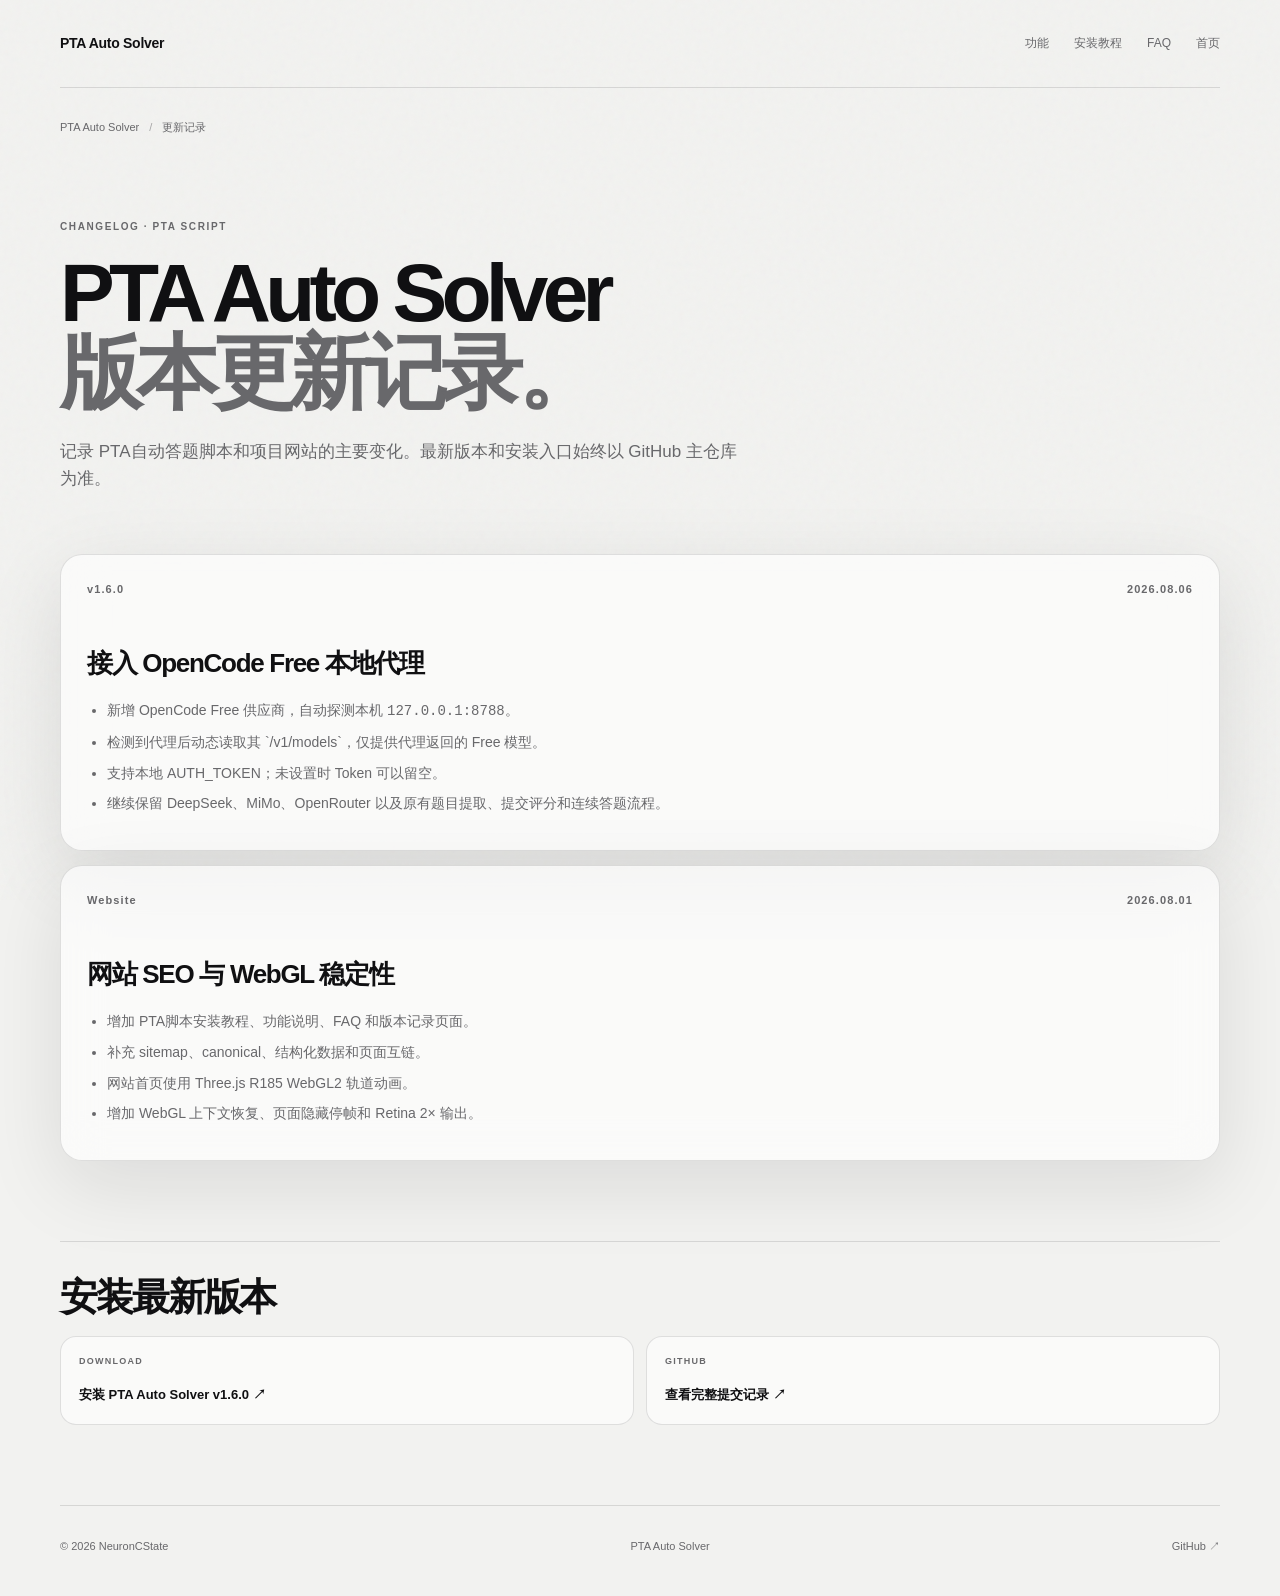
<file: docs/changelog.html>
<!doctype html>
<html lang="zh-CN">
<head>
  <meta charset="utf-8">
  <meta name="viewport" content="width=device-width, initial-scale=1">
  <title>PTA Auto Solver 更新记录｜PTA脚本版本历史</title>
  <meta name="description" content="PTA Auto Solver 更新记录：查看 PTA自动答题脚本 1.6.0 的模型、编程语言、评分闭环、深色模式和 WebGL 网站更新。">
  <meta name="keywords" content="PTA Auto Solver更新, PTA脚本版本, PTA自动答题脚本1.6.0, PTA脚本更新记录">
  <meta name="author" content="NeuronCState">
  <meta name="robots" content="index, follow">
  <meta property="og:type" content="article">
  <meta property="og:locale" content="zh_CN">
  <meta property="og:title" content="PTA Auto Solver 更新记录｜PTA脚本版本历史">
  <meta property="og:description" content="查看 PTA自动答题脚本的版本更新、功能变化和网站更新。">
  <link rel="canonical" href="https://neuroncstate.github.io/PTA-Auto-Solver/changelog.html">
  <link rel="stylesheet" href="styles.css?v=20260801-seo-v2-webgl-r185">
  <script type="application/ld+json">
    {
      "@context": "https://schema.org",
      "@type": "Article",
      "headline": "PTA Auto Solver 更新记录",
      "description": "PTA自动答题脚本版本历史。",
      "dateModified": "2026-08-01",
      "author": { "@type": "Person", "name": "NeuronCState" },
      "mainEntityOfPage": "https://neuroncstate.github.io/PTA-Auto-Solver/changelog.html"
    }
  </script>
</head>
<body class="article-page">
  <div class="page-noise" aria-hidden="true"></div>
  <header class="nav shell"><a class="brand" href="./" aria-label="PTA Auto Solver 首页">PTA Auto Solver</a><nav class="nav-links" aria-label="主导航"><a href="features.html">功能</a><a href="guide.html">安装教程</a><a href="faq.html">FAQ</a><a href="./">首页</a></nav></header>
  <main class="article shell">
    <p class="breadcrumb"><a href="./">PTA Auto Solver</a><span>/</span>更新记录</p>
    <header class="article-hero"><p class="eyebrow">CHANGELOG · PTA SCRIPT</p><h1>PTA Auto Solver<br><em>版本更新记录。</em></h1><p class="article-lede">记录 PTA自动答题脚本和项目网站的主要变化。最新版本和安装入口始终以 GitHub 主仓库为准。</p></header>
    <div class="release-list">
      <article class="release-item glass-card"><div class="release-meta"><span>v1.6.0</span><time datetime="2026-08-06">2026.08.06</time></div><h2>接入 OpenCode Free 本地代理</h2><ul><li>新增 OpenCode Free 供应商，自动探测本机 <code>127.0.0.1:8788</code>。</li><li>检测到代理后动态读取其 `/v1/models`，仅提供代理返回的 Free 模型。</li><li>支持本地 AUTH_TOKEN；未设置时 Token 可以留空。</li><li>继续保留 DeepSeek、MiMo、OpenRouter 以及原有题目提取、提交评分和连续答题流程。</li></ul></article>
      <article class="release-item glass-card"><div class="release-meta"><span>Website</span><time datetime="2026-08-01">2026.08.01</time></div><h2>网站 SEO 与 WebGL 稳定性</h2><ul><li>增加 PTA脚本安装教程、功能说明、FAQ 和版本记录页面。</li><li>补充 sitemap、canonical、结构化数据和页面互链。</li><li>网站首页使用 Three.js R185 WebGL2 轨道动画。</li><li>增加 WebGL 上下文恢复、页面隐藏停帧和 Retina 2× 输出。</li></ul></article>
    </div>
    <section class="article-section article-next"><h2>安装最新版本</h2><div class="article-link-grid"><a href="https://raw.githubusercontent.com/NeuronCState/PTA-Auto-Solver/main/PTA%20Auto%20Solver%20Pro-1.6.0.user.js"><span>DOWNLOAD</span><strong>安装 PTA Auto Solver v1.6.0 ↗</strong></a><a href="https://github.com/NeuronCState/PTA-Auto-Solver/commits/main" target="_blank" rel="noreferrer"><span>GITHUB</span><strong>查看完整提交记录 ↗</strong></a></div></section>
  </main>
  <footer class="footer shell"><span>© 2026 NeuronCState</span><span>PTA Auto Solver</span><a href="https://github.com/NeuronCState/PTA-Auto-Solver" target="_blank" rel="noreferrer">GitHub ↗</a></footer>
</body>
</html>
</file>
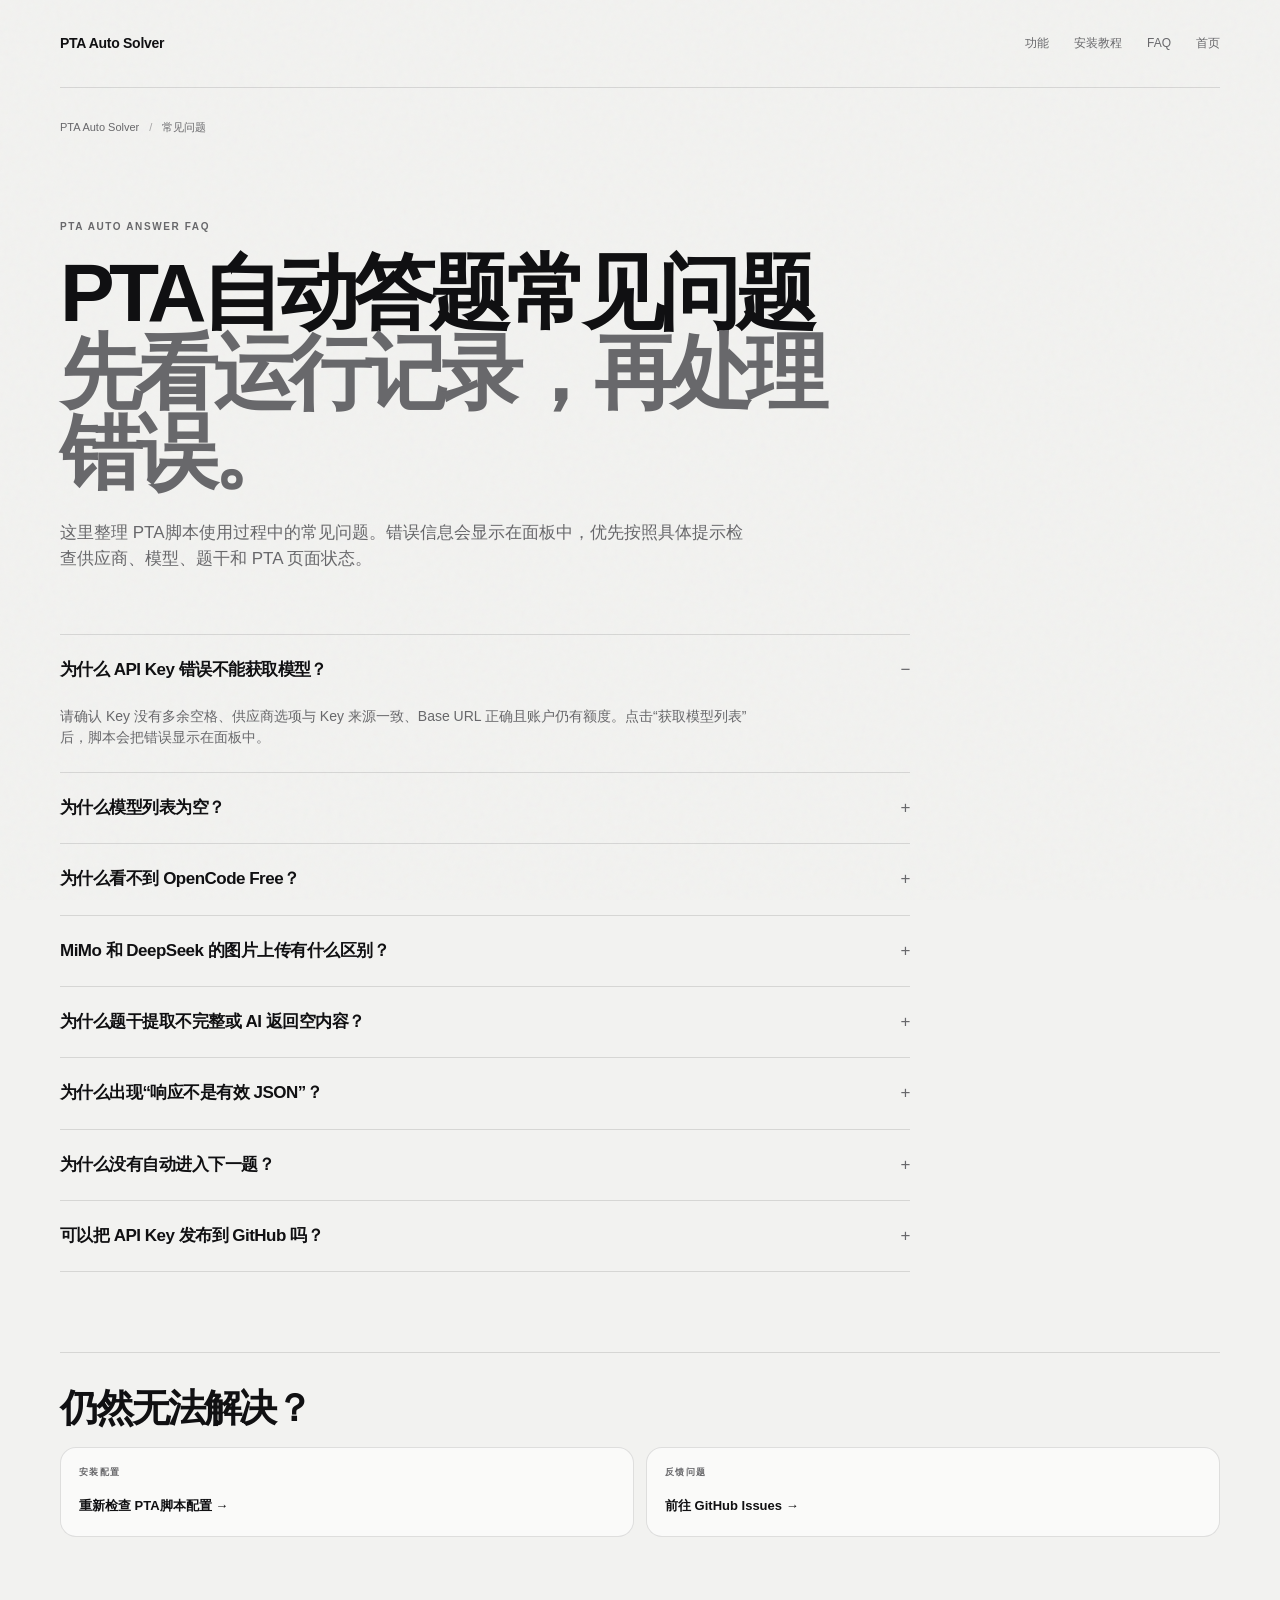
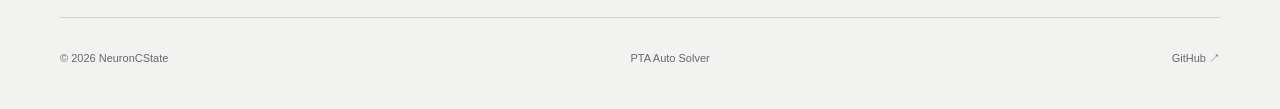
<file: docs/faq.html>
<!doctype html>
<html lang="zh-CN">
<head>
  <meta charset="utf-8">
  <meta name="viewport" content="width=device-width, initial-scale=1">
  <title>PTA自动答题常见问题｜PTA脚本 FAQ - PTA Auto Solver</title>
  <meta name="description" content="PTA自动答题和 PTA脚本常见问题：模型列表为空、API Key 错误、题干提取失败、返回不是有效 JSON、编程语言选择和评分重试。">
  <meta name="keywords" content="PTA自动答题常见问题, PTA脚本FAQ, PTA Key错误, PTA题干提取, PTA模型列表, PTA返回JSON错误">
  <meta name="author" content="NeuronCState">
  <meta name="robots" content="index, follow">
  <meta property="og:type" content="article">
  <meta property="og:locale" content="zh_CN">
  <meta property="og:title" content="PTA自动答题常见问题｜PTA脚本 FAQ">
  <meta property="og:description" content="解决 PTA Auto Solver 配置、模型、题干、JSON 和评分流程中的常见问题。">
  <link rel="canonical" href="https://neuroncstate.github.io/PTA-Auto-Solver/faq.html">
  <link rel="stylesheet" href="styles.css?v=20260801-seo-v2-webgl-r185">
  <script type="application/ld+json">
    {
      "@context": "https://schema.org",
      "@type": "FAQPage",
      "name": "PTA自动答题常见问题",
      "url": "https://neuroncstate.github.io/PTA-Auto-Solver/faq.html",
      "inLanguage": "zh-CN",
      "mainEntity": [
        { "@type": "Question", "name": "为什么 API Key 无法使用？", "acceptedAnswer": { "@type": "Answer", "text": "请确认供应商、Base URL 和 API Key 匹配，并使用获取模型列表按钮验证。错误信息会显示在脚本面板内。" } },
        { "@type": "Question", "name": "为什么模型列表为空？", "acceptedAnswer": { "@type": "Answer", "text": "请检查网络、Key 权限和供应商地址；模型列表来自供应商接口，不是脚本固定写入。" } },
        { "@type": "Question", "name": "为什么 AI 返回不是有效 JSON？", "acceptedAnswer": { "@type": "Answer", "text": "通常是模型只返回推理内容、响应格式不符合要求或 token 预算不足。请检查模型能力和运行记录。" } },
        { "@type": "Question", "name": "为什么没有自动进入下一题？", "acceptedAnswer": { "@type": "Answer", "text": "连续答题开启时，脚本会等待本题满分；未满分最多重答一次，仍未满分则停止进入下一题。" } }
      ]
    }
  </script>
</head>
<body class="article-page">
  <div class="page-noise" aria-hidden="true"></div>
  <header class="nav shell"><a class="brand" href="./" aria-label="PTA Auto Solver 首页">PTA Auto Solver</a><nav class="nav-links" aria-label="主导航"><a href="features.html">功能</a><a href="guide.html">安装教程</a><a href="faq.html" aria-current="page">FAQ</a><a href="./">首页</a></nav></header>
  <main class="article shell">
    <p class="breadcrumb"><a href="./">PTA Auto Solver</a><span>/</span>常见问题</p>
    <header class="article-hero"><p class="eyebrow">PTA AUTO ANSWER FAQ</p><h1>PTA自动答题常见问题<br><em>先看运行记录，再处理错误。</em></h1><p class="article-lede">这里整理 PTA脚本使用过程中的常见问题。错误信息会显示在面板中，优先按照具体提示检查供应商、模型、题干和 PTA 页面状态。</p></header>
    <div class="faq-list">
      <details open><summary>为什么 API Key 错误不能获取模型？</summary><p>请确认 Key 没有多余空格、供应商选项与 Key 来源一致、Base URL 正确且账户仍有额度。点击“获取模型列表”后，脚本会把错误显示在面板中。</p></details>
      <details><summary>为什么模型列表为空？</summary><p>模型列表来自供应商的模型接口，不是脚本固定写死。检查网络连接、API Key 权限、供应商地址和接口是否兼容 OpenAI 风格模型列表。</p></details>
      <details><summary>为什么看不到 OpenCode Free？</summary><p>脚本会自动检测 <code>127.0.0.1:8788/health</code>。请先启动 OpenCode Free 本地代理，并确认端口没有被其他程序占用；启动后脚本会自动重试检测。</p></details>
      <details><summary>MiMo 和 DeepSeek 的图片上传有什么区别？</summary><p>MiMo 默认开启图片输入能力，DeepSeek 默认关闭。实际是否可用还取决于你选择的具体模型是否支持视觉输入。</p></details>
      <details><summary>为什么题干提取不完整或 AI 返回空内容？</summary><p>先检查当前是否位于真实 PTA 题目页面，再查看运行记录中的“提取题干”内容。若模型只返回推理内容，可能需要提高 token 预算或换用支持结构化输出的模型。</p></details>
      <details><summary>为什么出现“响应不是有效 JSON”？</summary><p>可能是模型没有按照提示词返回 JSON、模型的推理内容占满预算，或供应商对响应格式支持不一致。建议先提高 token 预算、换模型，并检查实际响应记录。</p></details>
      <details><summary>为什么没有自动进入下一题？</summary><p>连续答题模式下，只有当前题得分达到满分才会点击下一题。未满分时脚本最多重新作答一次；第二次仍未满分时会停止，避免无限提交。</p></details>
      <details><summary>可以把 API Key 发布到 GitHub 吗？</summary><p>不可以。API Key 只能填写在本地脚本配置中，不能提交到代码、截图、Issue 或 README。若 Key 已经泄露，请立即在供应商后台撤销并重新生成。</p></details>
    </div>
    <section class="article-section article-next"><h2>仍然无法解决？</h2><div class="article-link-grid"><a href="guide.html"><span>安装配置</span><strong>重新检查 PTA脚本配置 →</strong></a><a href="https://github.com/NeuronCState/PTA-Auto-Solver/issues" target="_blank" rel="noreferrer"><span>反馈问题</span><strong>前往 GitHub Issues →</strong></a></div></section>
  </main>
  <footer class="footer shell"><span>© 2026 NeuronCState</span><span>PTA Auto Solver</span><a href="https://github.com/NeuronCState/PTA-Auto-Solver" target="_blank" rel="noreferrer">GitHub ↗</a></footer>
</body>
</html>
</file>
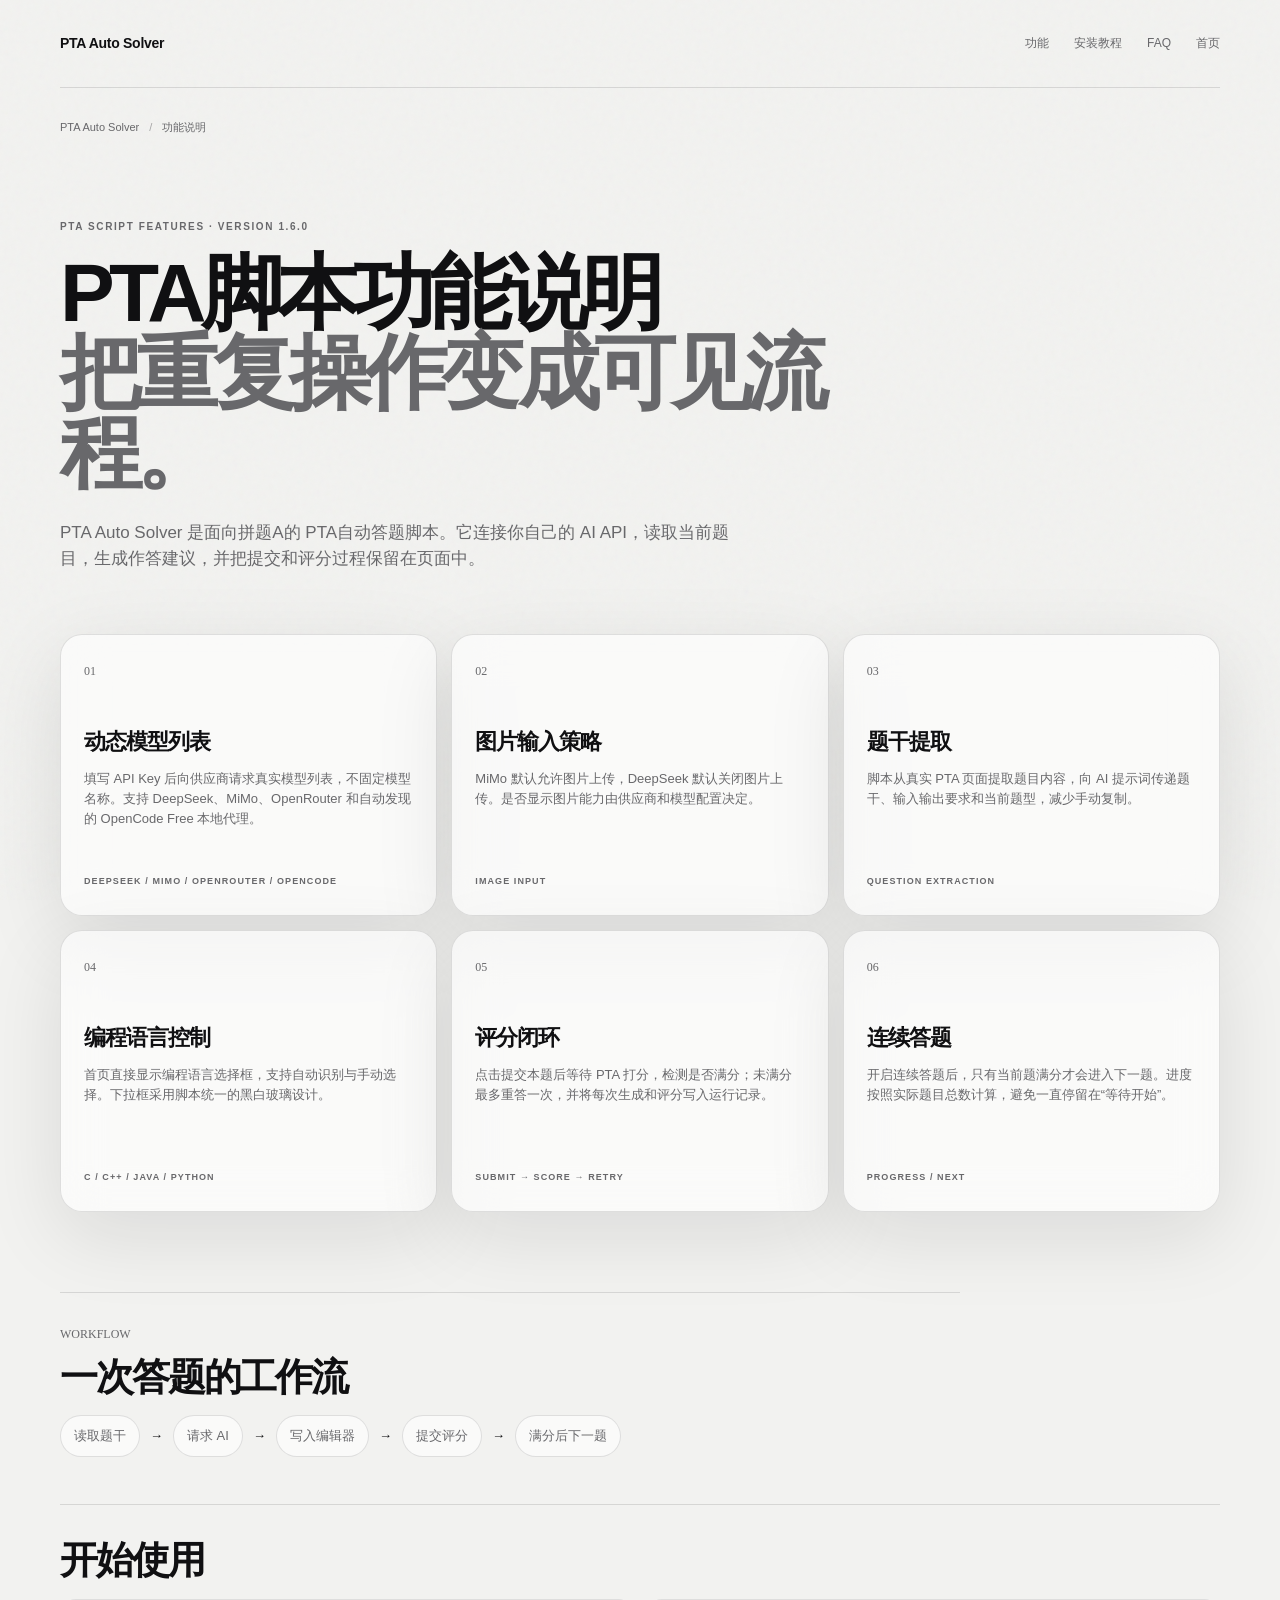
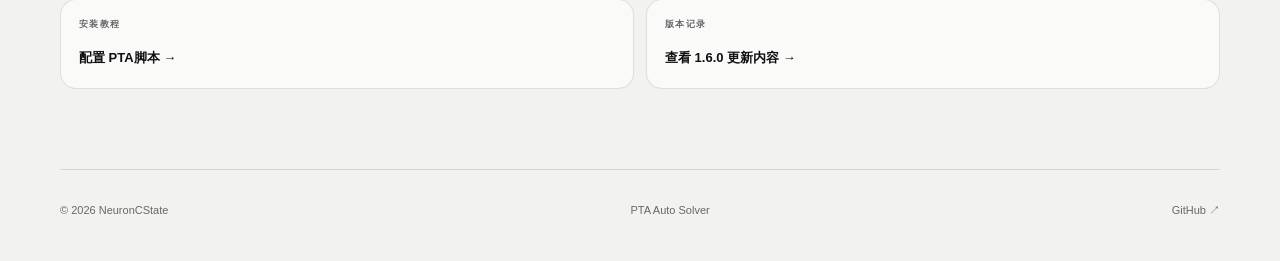
<file: docs/features.html>
<!doctype html>
<html lang="zh-CN">
<head>
  <meta charset="utf-8">
  <meta name="viewport" content="width=device-width, initial-scale=1">
  <title>PTA脚本功能说明｜PTA自动答题工具 1.6.0 - PTA Auto Solver</title>
  <meta name="description" content="PTA脚本功能说明：PTA Auto Solver 支持动态模型列表、DeepSeek、MiMo、OpenRouter、编程语言选择、题干提取、代码写入、评分检测和连续答题。">
  <meta name="keywords" content="PTA脚本功能, PTA自动答题功能, PTA自动刷题脚本, OpenRouter PTA, DeepSeek PTA脚本, MiMo PTA">
  <meta name="author" content="NeuronCState">
  <meta name="robots" content="index, follow">
  <meta property="og:type" content="article">
  <meta property="og:locale" content="zh_CN">
  <meta property="og:title" content="PTA脚本功能说明｜PTA Auto Solver 1.6.0">
  <meta property="og:description" content="了解 PTA Auto Solver 的动态模型、题干提取、代码写入和评分闭环。">
  <link rel="canonical" href="https://neuroncstate.github.io/PTA-Auto-Solver/features.html">
  <link rel="stylesheet" href="styles.css?v=20260801-seo-v2-webgl-r185">
  <script type="application/ld+json">
    {
      "@context": "https://schema.org",
      "@type": "WebPage",
      "name": "PTA脚本功能说明",
      "description": "PTA Auto Solver 1.6.0 功能说明。",
      "inLanguage": "zh-CN",
      "url": "https://neuroncstate.github.io/PTA-Auto-Solver/features.html",
      "isPartOf": { "@type": "WebSite", "name": "PTA Auto Solver", "url": "https://neuroncstate.github.io/PTA-Auto-Solver/" }
    }
  </script>
</head>
<body class="article-page">
  <div class="page-noise" aria-hidden="true"></div>
  <header class="nav shell"><a class="brand" href="./" aria-label="PTA Auto Solver 首页">PTA Auto Solver</a><nav class="nav-links" aria-label="主导航"><a href="features.html" aria-current="page">功能</a><a href="guide.html">安装教程</a><a href="faq.html">FAQ</a><a href="./">首页</a></nav></header>
  <main class="article shell">
    <p class="breadcrumb"><a href="./">PTA Auto Solver</a><span>/</span>功能说明</p>
    <header class="article-hero"><p class="eyebrow">PTA SCRIPT FEATURES · VERSION 1.6.0</p><h1>PTA脚本功能说明<br><em>把重复操作变成可见流程。</em></h1><p class="article-lede">PTA Auto Solver 是面向拼题A的 PTA自动答题脚本。它连接你自己的 AI API，读取当前题目，生成作答建议，并把提交和评分过程保留在页面中。</p></header>
    <div class="feature-detail-grid">
      <article class="detail-card glass-card"><span class="feature-index">01</span><h2>动态模型列表</h2><p>填写 API Key 后向供应商请求真实模型列表，不固定模型名称。支持 DeepSeek、MiMo、OpenRouter 和自动发现的 OpenCode Free 本地代理。</p><span class="feature-tag">DEEPSEEK / MIMO / OPENROUTER / OPENCODE</span></article>
      <article class="detail-card glass-card"><span class="feature-index">02</span><h2>图片输入策略</h2><p>MiMo 默认允许图片上传，DeepSeek 默认关闭图片上传。是否显示图片能力由供应商和模型配置决定。</p><span class="feature-tag">IMAGE INPUT</span></article>
      <article class="detail-card glass-card"><span class="feature-index">03</span><h2>题干提取</h2><p>脚本从真实 PTA 页面提取题目内容，向 AI 提示词传递题干、输入输出要求和当前题型，减少手动复制。</p><span class="feature-tag">QUESTION EXTRACTION</span></article>
      <article class="detail-card glass-card"><span class="feature-index">04</span><h2>编程语言控制</h2><p>首页直接显示编程语言选择框，支持自动识别与手动选择。下拉框采用脚本统一的黑白玻璃设计。</p><span class="feature-tag">C / C++ / JAVA / PYTHON</span></article>
      <article class="detail-card glass-card"><span class="feature-index">05</span><h2>评分闭环</h2><p>点击提交本题后等待 PTA 打分，检测是否满分；未满分最多重答一次，并将每次生成和评分写入运行记录。</p><span class="feature-tag">SUBMIT → SCORE → RETRY</span></article>
      <article class="detail-card glass-card"><span class="feature-index">06</span><h2>连续答题</h2><p>开启连续答题后，只有当前题满分才会进入下一题。进度按照实际题目总数计算，避免一直停留在“等待开始”。</p><span class="feature-tag">PROGRESS / NEXT</span></article>
    </div>
    <section class="article-section article-wide"><span class="article-index">WORKFLOW</span><h2>一次答题的工作流</h2><div class="workflow"><span>读取题干</span><b>→</b><span>请求 AI</span><b>→</b><span>写入编辑器</span><b>→</b><span>提交评分</span><b>→</b><span>满分后下一题</span></div></section>
    <section class="article-section article-next"><h2>开始使用</h2><div class="article-link-grid"><a href="guide.html"><span>安装教程</span><strong>配置 PTA脚本 →</strong></a><a href="changelog.html"><span>版本记录</span><strong>查看 1.6.0 更新内容 →</strong></a></div></section>
  </main>
  <footer class="footer shell"><span>© 2026 NeuronCState</span><span>PTA Auto Solver</span><a href="https://github.com/NeuronCState/PTA-Auto-Solver" target="_blank" rel="noreferrer">GitHub ↗</a></footer>
</body>
</html>
</file>
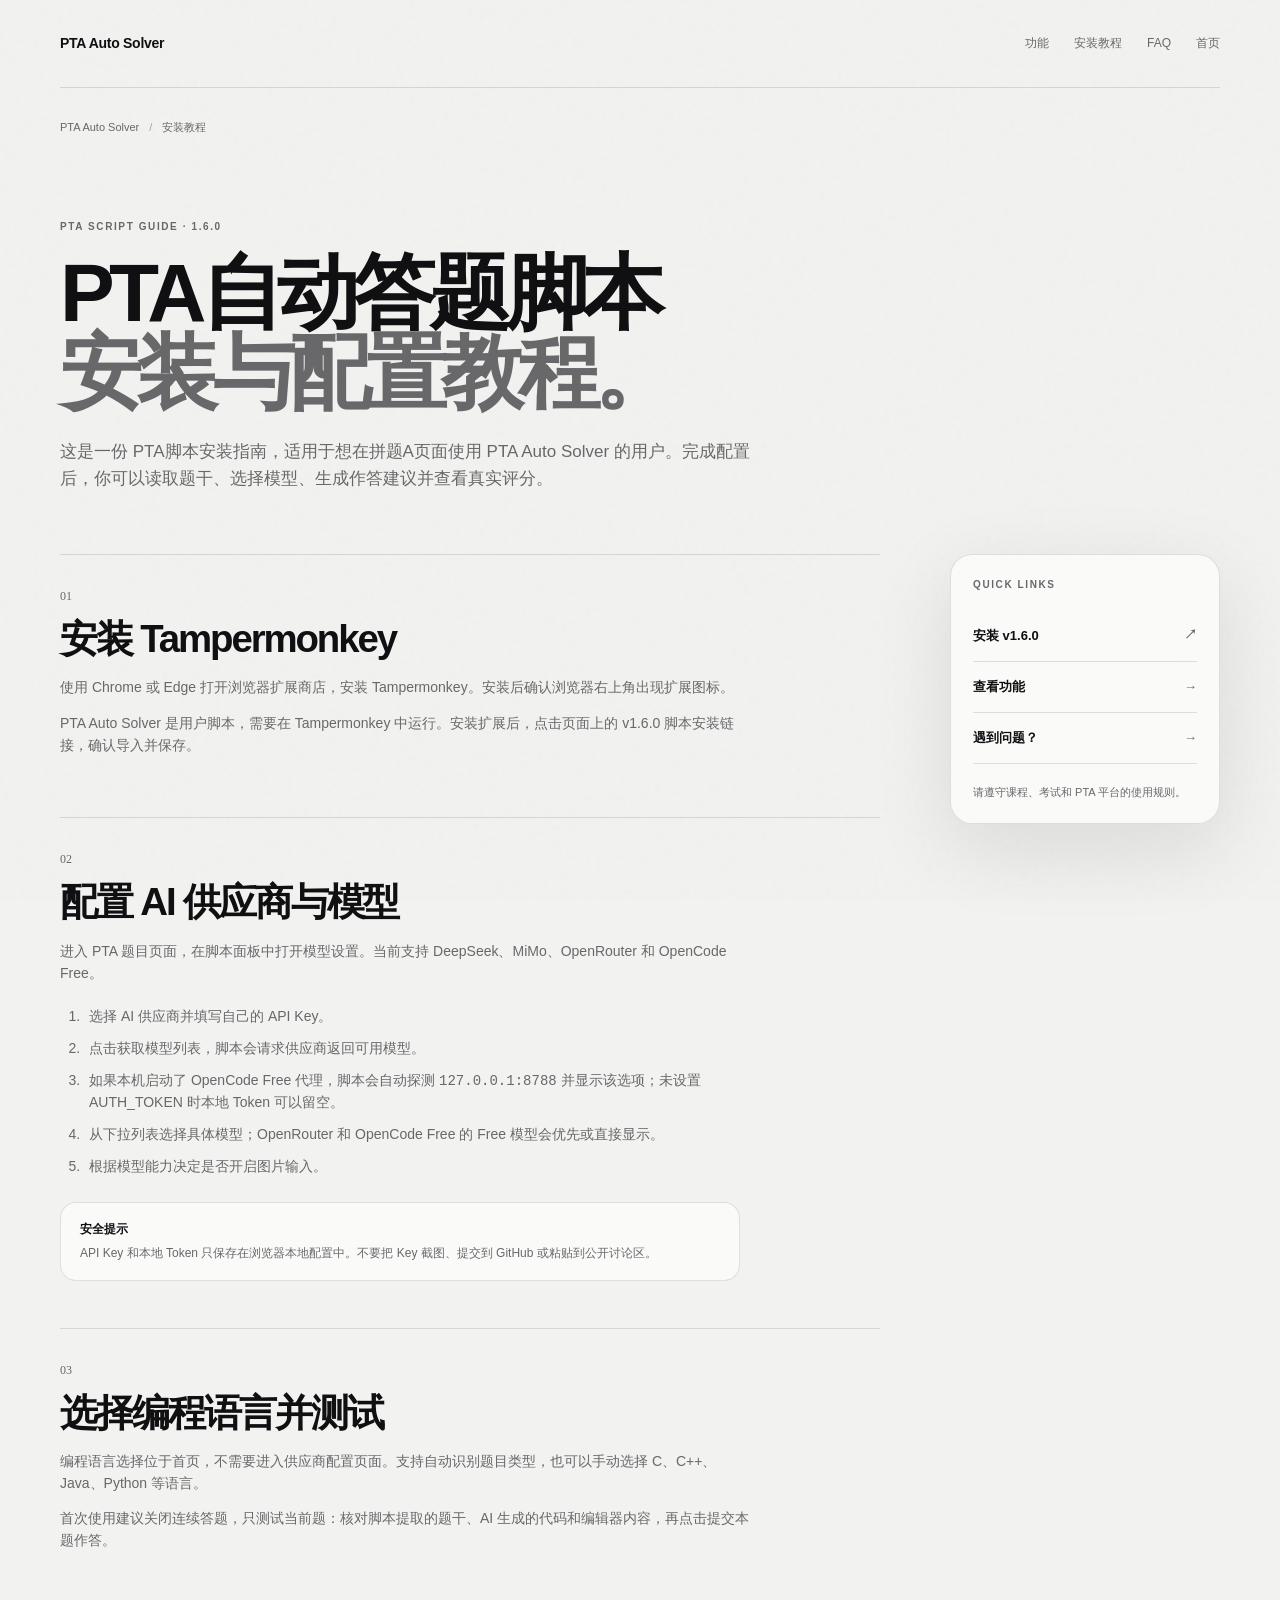
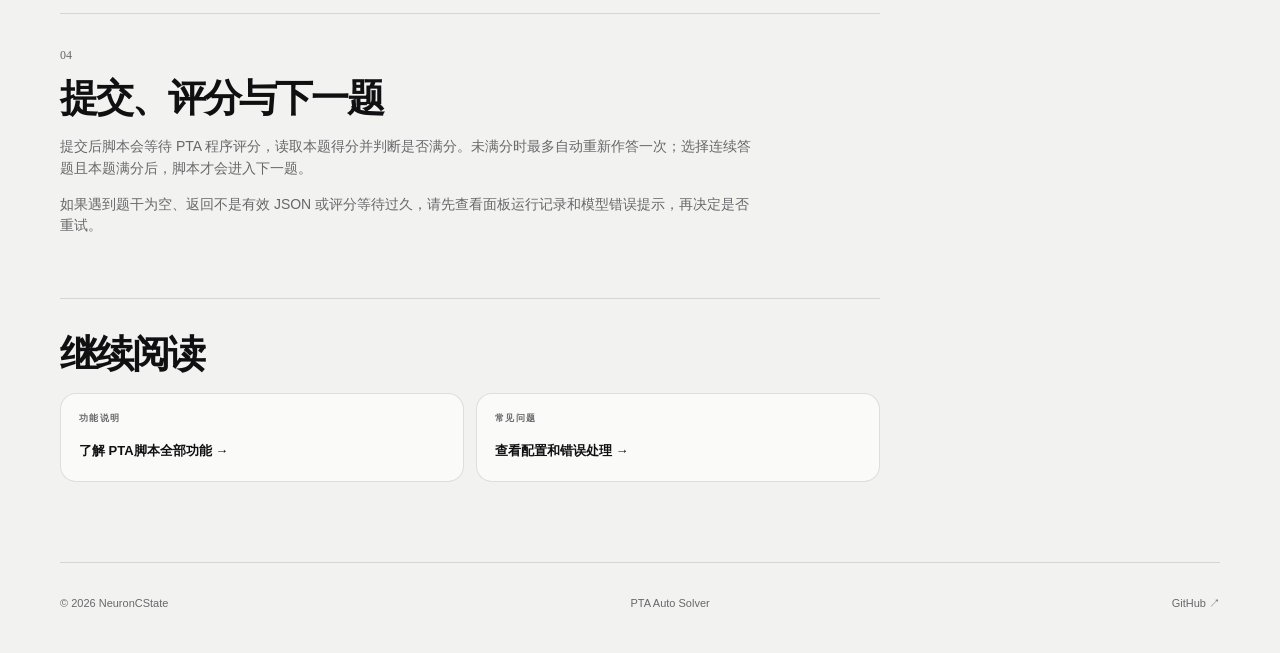
<file: docs/guide.html>
<!doctype html>
<html lang="zh-CN">
<head>
  <meta charset="utf-8">
  <meta name="viewport" content="width=device-width, initial-scale=1">
  <title>PTA自动答题脚本安装教程｜PTA脚本配置指南 - PTA Auto Solver</title>
  <meta name="description" content="PTA自动答题脚本安装教程：安装 Tampermonkey，配置 DeepSeek、MiMo 或 OpenRouter API Key，选择模型和编程语言并完成第一道 PTA 题目测试。">
  <meta name="keywords" content="PTA自动答题脚本安装, PTA脚本教程, 拼题A脚本安装, Tampermonkey PTA, PTA AI答题配置">
  <meta name="author" content="NeuronCState">
  <meta name="robots" content="index, follow">
  <meta property="og:type" content="article">
  <meta property="og:locale" content="zh_CN">
  <meta property="og:title" content="PTA自动答题脚本安装教程｜PTA Auto Solver">
  <meta property="og:description" content="从 Tampermonkey 安装到 API Key、模型和编程语言配置的完整 PTA脚本教程。">
  <link rel="canonical" href="https://neuroncstate.github.io/PTA-Auto-Solver/guide.html">
  <link rel="stylesheet" href="styles.css?v=20260801-seo-v2-webgl-r185">
  <script type="application/ld+json">
    {
      "@context": "https://schema.org",
      "@type": "HowTo",
      "name": "PTA自动答题脚本安装教程",
      "description": "安装和配置 PTA Auto Solver 的步骤。",
      "inLanguage": "zh-CN",
      "url": "https://neuroncstate.github.io/PTA-Auto-Solver/guide.html",
      "author": { "@type": "Person", "name": "NeuronCState" },
      "step": [
        { "@type": "HowToStep", "name": "安装 Tampermonkey", "text": "在 Chrome 或 Edge 安装 Tampermonkey 浏览器扩展。" },
        { "@type": "HowToStep", "name": "导入 PTA Auto Solver", "text": "点击脚本安装链接并保存用户脚本。" },
        { "@type": "HowToStep", "name": "配置 AI 供应商", "text": "在 PTA 页面打开模型设置，填写 API Key 并获取模型列表。" },
        { "@type": "HowToStep", "name": "开始测试", "text": "选择编程语言，核对题干和生成代码，再提交第一道题。" }
      ]
    }
  </script>
</head>
<body class="article-page">
  <div class="page-noise" aria-hidden="true"></div>
  <header class="nav shell">
    <a class="brand" href="./" aria-label="PTA Auto Solver 首页">PTA Auto Solver</a>
    <nav class="nav-links" aria-label="主导航">
      <a href="features.html">功能</a><a href="guide.html" aria-current="page">安装教程</a><a href="faq.html">FAQ</a><a href="./">首页</a>
    </nav>
  </header>
  <main class="article shell">
    <p class="breadcrumb"><a href="./">PTA Auto Solver</a><span>/</span>安装教程</p>
    <header class="article-hero">
      <p class="eyebrow">PTA SCRIPT GUIDE · 1.6.0</p>
      <h1>PTA自动答题脚本<br><em>安装与配置教程。</em></h1>
      <p class="article-lede">这是一份 PTA脚本安装指南，适用于想在拼题A页面使用 PTA Auto Solver 的用户。完成配置后，你可以读取题干、选择模型、生成作答建议并查看真实评分。</p>
    </header>
    <div class="article-layout">
      <article class="article-content">
        <section class="article-section"><span class="article-index">01</span><h2>安装 Tampermonkey</h2><p>使用 Chrome 或 Edge 打开浏览器扩展商店，安装 Tampermonkey。安装后确认浏览器右上角出现扩展图标。</p><p>PTA Auto Solver 是用户脚本，需要在 Tampermonkey 中运行。安装扩展后，点击页面上的<a href="https://raw.githubusercontent.com/NeuronCState/PTA-Auto-Solver/main/PTA%20Auto%20Solver%20Pro-1.6.0.user.js"> v1.6.0 脚本安装链接</a>，确认导入并保存。</p></section>
        <section class="article-section"><span class="article-index">02</span><h2>配置 AI 供应商与模型</h2><p>进入 PTA 题目页面，在脚本面板中打开模型设置。当前支持 DeepSeek、MiMo、OpenRouter 和 OpenCode Free。</p><ol class="article-steps"><li>选择 AI 供应商并填写自己的 API Key。</li><li>点击获取模型列表，脚本会请求供应商返回可用模型。</li><li>如果本机启动了 OpenCode Free 代理，脚本会自动探测 <code>127.0.0.1:8788</code> 并显示该选项；未设置 AUTH_TOKEN 时本地 Token 可以留空。</li><li>从下拉列表选择具体模型；OpenRouter 和 OpenCode Free 的 Free 模型会优先或直接显示。</li><li>根据模型能力决定是否开启图片输入。</li></ol><div class="article-note"><strong>安全提示</strong><p>API Key 和本地 Token 只保存在浏览器本地配置中。不要把 Key 截图、提交到 GitHub 或粘贴到公开讨论区。</p></div></section>
        <section class="article-section"><span class="article-index">03</span><h2>选择编程语言并测试</h2><p>编程语言选择位于首页，不需要进入供应商配置页面。支持自动识别题目类型，也可以手动选择 C、C++、Java、Python 等语言。</p><p>首次使用建议关闭连续答题，只测试当前题：核对脚本提取的题干、AI 生成的代码和编辑器内容，再点击提交本题作答。</p></section>
        <section class="article-section"><span class="article-index">04</span><h2>提交、评分与下一题</h2><p>提交后脚本会等待 PTA 程序评分，读取本题得分并判断是否满分。未满分时最多自动重新作答一次；选择连续答题且本题满分后，脚本才会进入下一题。</p><p>如果遇到题干为空、返回不是有效 JSON 或评分等待过久，请先查看面板运行记录和模型错误提示，再决定是否重试。</p></section>
        <section class="article-section article-next"><h2>继续阅读</h2><div class="article-link-grid"><a href="features.html"><span>功能说明</span><strong>了解 PTA脚本全部功能 →</strong></a><a href="faq.html"><span>常见问题</span><strong>查看配置和错误处理 →</strong></a></div></section>
      </article>
      <aside class="article-aside glass-card"><p class="eyebrow">QUICK LINKS</p><a class="aside-link" href="https://raw.githubusercontent.com/NeuronCState/PTA-Auto-Solver/main/PTA%20Auto%20Solver%20Pro-1.6.0.user.js">安装 v1.6.0 <span>↗</span></a><a class="aside-link" href="features.html">查看功能 <span>→</span></a><a class="aside-link" href="faq.html">遇到问题？<span>→</span></a><p class="aside-caption">请遵守课程、考试和 PTA 平台的使用规则。</p></aside>
    </div>
  </main>
  <footer class="footer shell"><span>© 2026 NeuronCState</span><span>PTA Auto Solver</span><a href="https://github.com/NeuronCState/PTA-Auto-Solver" target="_blank" rel="noreferrer">GitHub ↗</a></footer>
</body>
</html>
</file>
<file: docs/styles.css>
:root { color-scheme: light; --bg:#f2f2f0; --ink:#101012; --muted:#68686b; --line:rgba(16,16,18,.12); --glass:rgba(255,255,255,.62); --glass-strong:rgba(255,255,255,.82); --shadow:0 24px 80px rgba(17,17,19,.10); --radius:28px; }
:root[data-theme="dark"] { color-scheme: dark; --bg:#0b0b0d; --ink:#f4f4f0; --muted:#a4a4a8; --line:rgba(255,255,255,.14); --glass:rgba(31,31,35,.70); --glass-strong:rgba(38,38,43,.88); --shadow:0 24px 80px rgba(0,0,0,.34); }
* { box-sizing:border-box; }
html { scroll-behavior:smooth; }
body { margin:0; min-width:320px; background:var(--bg); color:var(--ink); font-family:Inter,ui-sans-serif,-apple-system,BlinkMacSystemFont,"Segoe UI","PingFang SC","Hiragino Sans GB",sans-serif; line-height:1.55; transition:background .35s ease,color .35s ease; }
a { color:inherit; text-decoration:none; }
.page-noise { position:fixed; inset:0; pointer-events:none; opacity:.13; background-image:url("data:image/svg+xml,%3Csvg viewBox='0 0 180 180' xmlns='http://www.w3.org/2000/svg'%3E%3Cfilter id='n'%3E%3CfeTurbulence type='fractalNoise' baseFrequency='.85' numOctaves='3' stitchTiles='stitch'/%3E%3C/filter%3E%3Crect width='100%25' height='100%25' filter='url(%23n)' opacity='.24'/%3E%3C/svg%3E"); z-index:-1; }
.shell { width:min(1160px,calc(100% - 48px)); margin:0 auto; }
.nav { min-height:88px; display:flex; align-items:center; justify-content:space-between; border-bottom:1px solid var(--line); }
.brand { display:flex; align-items:center; font-size:14px; font-weight:700; letter-spacing:-.02em; }
.nav-links { display:flex; align-items:center; gap:25px; color:var(--muted); font-size:12px; }
.nav-links a:hover,.text-link:hover { color:var(--ink); }
.icon-button { display:grid; place-items:center; width:34px; height:34px; padding:0; border:1px solid var(--line); border-radius:50%; background:var(--glass); color:var(--ink); cursor:pointer; font-size:16px; transition:transform .2s ease,background .2s ease; }
.icon-button:hover { transform:rotate(12deg); background:var(--glass-strong); }
.hero { display:grid; grid-template-columns:minmax(0,1.25fr) minmax(300px,.75fr); gap:90px; align-items:center; min-height:650px; padding:76px 0 100px; }
.eyebrow { margin:0 0 18px; color:var(--muted); font-size:10px; font-weight:800; letter-spacing:.16em; }
.status-dot { display:inline-block; width:7px; height:7px; margin-right:8px; border-radius:50%; background:#3f9b6d; box-shadow:0 0 0 5px rgba(63,155,109,.12); }
h1,h2,h3,p { margin-top:0; }
h1 { max-width:720px; margin-bottom:25px; font-size:clamp(48px,7vw,86px); line-height:.98; letter-spacing:-.07em; font-weight:700; }
h1 em { color:var(--muted); font-style:normal; }
.hero-text { max-width:535px; margin-bottom:31px; color:var(--muted); font-size:16px; }
.hero-actions { display:flex; flex-wrap:wrap; gap:10px; }
.button { display:inline-flex; align-items:center; justify-content:center; gap:13px; min-height:48px; padding:0 19px; border:1px solid var(--ink); border-radius:14px; font-size:12px; font-weight:700; transition:transform .22s ease,box-shadow .22s ease,background .22s ease; }
.button:hover { transform:translateY(-3px); box-shadow:0 12px 24px rgba(0,0,0,.12); }
.button-dark { background:var(--ink); color:var(--bg); }
.button-light { background:var(--glass); border-color:var(--line); }
.microcopy { margin:14px 0 0; color:var(--muted); font-size:11px; }
.glass-card { border:1px solid var(--line); background:var(--glass); box-shadow:var(--shadow); backdrop-filter:blur(22px); -webkit-backdrop-filter:blur(22px); }
.hero-card { position:relative; min-height:470px; padding:24px; overflow:hidden; border-radius:var(--radius); }
.hero-card:before { content:""; position:absolute; width:280px; height:280px; right:-100px; top:-100px; border-radius:50%; background:rgba(128,128,128,.14); filter:blur(8px); }
.card-topline { display:flex; justify-content:space-between; color:var(--muted); font-size:9px; font-weight:800; letter-spacing:.12em; }
.card-live { color:#3f9b6d; }
.model-system { position:relative; height:398px; margin-top:4px; }
#ai-orbit-scene { display:block; width:100%; height:100%; outline:0; cursor:grab; touch-action:none; }
#ai-orbit-scene.dragging { cursor:grabbing; }
.webgl-status { position:absolute; inset:0; display:none; place-items:center; margin:0; color:var(--muted); font-size:11px; letter-spacing:.08em; text-align:center; }
.webgl-status span { display:none; }
#ai-orbit-scene[data-webgl-state="unsupported"] + .webgl-status,
#ai-orbit-scene[data-webgl-state="lost"] + .webgl-status,
#ai-orbit-scene[data-webgl-state="error"] + .webgl-status { display:grid; }
#ai-orbit-scene[data-webgl-state="unsupported"] + .webgl-status [data-state="unsupported"],
#ai-orbit-scene[data-webgl-state="lost"] + .webgl-status [data-state="lost"],
#ai-orbit-scene[data-webgl-state="error"] + .webgl-status [data-state="error"] { display:block; }
.section { padding:80px 0; }.section-heading { margin-bottom:38px; }.section-heading h2,.setup-panel h2 { margin:0; font-size:clamp(30px,4vw,50px); line-height:1.02; letter-spacing:-.06em; }.inline-heading { display:flex; align-items:end; justify-content:space-between; gap:20px; }.text-link { color:var(--muted); font-size:12px; white-space:nowrap; }
.feature-grid { display:grid; grid-template-columns:repeat(3,1fr); gap:14px; }.feature-card { min-height:260px; padding:23px; border-radius:22px; transition:transform .25s ease; }.feature-card:hover { transform:translateY(-6px); }.feature-index { color:var(--muted); font:12px Georgia,serif; }.feature-card h3 { margin:52px 0 10px; font-size:22px; letter-spacing:-.04em; }.feature-card p { min-height:74px; margin-bottom:20px; color:var(--muted); font-size:13px; }.feature-tag { color:var(--muted); font-size:9px; font-weight:800; letter-spacing:.12em; }
.preview-grid { display:grid; grid-template-columns:1.2fr .8fr; gap:14px; align-items:start; }.preview-card { margin:0; overflow:hidden; border:1px solid var(--line); border-radius:22px; background:var(--glass); }.preview-card-large { grid-row:span 2; }.preview-card img { display:block; width:100%; height:auto; aspect-ratio:1.55; object-fit:cover; background:#dededb; }.preview-card-large img { aspect-ratio:1.23; object-fit:contain; }.preview-card figcaption { display:flex; justify-content:space-between; align-items:center; gap:10px; padding:14px 16px; }.preview-card figcaption span { color:var(--muted); font-size:9px; letter-spacing:.12em; }.preview-card figcaption strong { font-size:12px; }
.seo-section { padding-top:48px; }.seo-grid { display:grid; grid-template-columns:repeat(3,1fr); gap:14px; }.seo-card { padding:24px; border-radius:22px; }.seo-card h3 { margin:0 0 14px; font-size:18px; letter-spacing:-.04em; }.seo-card p { margin:0; color:var(--muted); font-size:13px; }
.setup-section { padding-top:45px; }.setup-panel { display:grid; grid-template-columns:.65fr 1fr auto; gap:30px; align-items:center; padding:28px; border-radius:var(--radius); }.setup-panel .eyebrow { margin-bottom:10px; }.steps { display:grid; gap:9px; }.step { display:flex; align-items:center; gap:15px; padding:10px 0; border-bottom:1px solid var(--line); font-size:12px; }.step b { color:var(--muted); font:12px Georgia,serif; }.footer { display:flex; justify-content:space-between; gap:18px; padding:32px 0 42px; border-top:1px solid var(--line); color:var(--muted); font-size:11px; }.footer a:hover { color:var(--ink); }
@media (prefers-reduced-motion:no-preference) {
  .motion-ready [data-reveal] { opacity:0; transform:translateY(20px); transition:opacity .65s cubic-bezier(.22,1,.36,1) var(--reveal-delay,0ms),transform .65s cubic-bezier(.22,1,.36,1) var(--reveal-delay,0ms); }
  .motion-ready [data-reveal].is-visible { opacity:1; transform:translateY(0); }
  .motion-ready .hero-copy { transition-delay:70ms; }
  .motion-ready .hero-card { transform:translateY(20px) scale(.985); transition-delay:170ms; }
  .motion-ready .hero-card.is-visible { transform:translateY(0) scale(1); }
  .status-dot { animation:ready-pulse 2.7s ease-in-out infinite; }
  .preview-card img { transition:transform .65s cubic-bezier(.22,1,.36,1); }
  .preview-card:hover img { transform:scale(1.025); }
}
@keyframes ready-pulse { 50% { box-shadow:0 0 0 8px rgba(63,155,109,0); } }
@media (max-width:800px) { .shell { width:min(100% - 30px,600px); }.nav { min-height:72px; }.nav-links { gap:12px; }.nav-links a:nth-child(-n+2) { display:none; }.hero { grid-template-columns:1fr; gap:30px; min-height:auto; padding:75px 0 55px; }.hero-card { min-height:350px; }.feature-grid,.seo-grid,.setup-panel { grid-template-columns:1fr; }.setup-panel .button { width:100%; }.preview-grid { grid-template-columns:1fr; }.preview-card-large { grid-row:auto; }.preview-card-large img { aspect-ratio:1.55; }.inline-heading { align-items:start; flex-direction:column; }.footer { flex-wrap:wrap; } }
@media (prefers-reduced-motion:reduce) { *,*:before,*:after { scroll-behavior:auto !important; transition-duration:.01ms !important; animation-duration:.01ms !important; } }

.seo-links-section { padding-top:35px; }.seo-link-grid { display:grid; grid-template-columns:repeat(3,1fr); gap:14px; }.seo-link-card { display:block; min-height:170px; padding:22px; border-radius:22px; transition:transform .25s ease,background .25s ease; }.seo-link-card:hover { transform:translateY(-5px); background:var(--glass-strong); }.seo-link-card span { display:block; margin-bottom:30px; color:var(--muted); font-size:9px; font-weight:800; letter-spacing:.14em; }.seo-link-card strong { display:block; margin-bottom:8px; font-size:17px; letter-spacing:-.04em; }.seo-link-card p { margin:0; color:var(--muted); font-size:12px; }
.article { padding:0 0 80px; }.breadcrumb { display:flex; gap:10px; padding-top:31px; color:var(--muted); font-size:11px; }.breadcrumb span { opacity:.55; }.breadcrumb a:hover { color:var(--ink); }.article-hero { max-width:820px; padding:72px 0 62px; }.article h1 { max-width:820px; margin-bottom:26px; font-size:clamp(45px,7vw,82px); }.article h1 em { color:var(--muted); font-style:normal; }.article-lede { max-width:690px; margin:0; color:var(--muted); font-size:17px; }.article-layout { display:grid; grid-template-columns:minmax(0,1fr) 270px; gap:70px; align-items:start; }.article-content { min-width:0; }.article-section { position:relative; padding:34px 0 47px; border-top:1px solid var(--line); }.article-section h2 { margin:0 0 18px; font-size:clamp(25px,3vw,39px); line-height:1.08; letter-spacing:-.055em; }.article-section p { max-width:700px; color:var(--muted); font-size:14px; }.article-index { display:block; margin-bottom:14px; color:var(--muted); font:12px Georgia,serif; }.article-steps { max-width:680px; margin:22px 0; padding-left:24px; color:var(--muted); font-size:14px; }.article-steps li { margin:10px 0; padding-left:5px; }.article-note { max-width:680px; margin-top:25px; padding:17px 19px; border:1px solid var(--line); border-radius:16px; background:var(--glass); }.article-note strong { display:block; margin-bottom:5px; font-size:12px; }.article-note p { margin:0; font-size:12px; }.article-aside { position:sticky; top:24px; padding:22px; border-radius:22px; }.aside-link { display:flex; justify-content:space-between; gap:15px; padding:15px 0; border-bottom:1px solid var(--line); font-size:13px; font-weight:700; }.aside-link span { color:var(--muted); }.aside-caption { margin:20px 0 0; color:var(--muted); font-size:11px; }.article-next { padding-bottom:0; }.article-link-grid { display:grid; grid-template-columns:repeat(2,1fr); gap:12px; }.article-link-grid a { display:block; padding:18px; border:1px solid var(--line); border-radius:16px; background:var(--glass); transition:transform .22s ease,background .22s ease; }.article-link-grid a:hover { transform:translateY(-4px); background:var(--glass-strong); }.article-link-grid span { display:block; margin-bottom:13px; color:var(--muted); font-size:9px; font-weight:800; letter-spacing:.14em; }.article-link-grid strong { font-size:13px; }.feature-detail-grid { display:grid; grid-template-columns:repeat(3,1fr); gap:14px; padding-bottom:80px; }.detail-card { min-height:245px; padding:23px; border-radius:22px; }.detail-card h2 { margin:42px 0 10px; font-size:22px; letter-spacing:-.045em; }.detail-card p { min-height:78px; margin-bottom:20px; color:var(--muted); font-size:13px; }.workflow { display:flex; flex-wrap:wrap; align-items:center; gap:10px; color:var(--muted); font-size:13px; }.workflow span { padding:10px 13px; border:1px solid var(--line); border-radius:999px; background:var(--glass); }.workflow b { color:var(--ink); }.article-wide { max-width:900px; }.faq-list { max-width:850px; padding-bottom:80px; }.faq-list details { border-top:1px solid var(--line); }.faq-list details:last-child { border-bottom:1px solid var(--line); }.faq-list summary { display:flex; justify-content:space-between; gap:20px; padding:22px 0; cursor:pointer; list-style:none; font-size:17px; font-weight:700; letter-spacing:-.03em; }.faq-list summary::-webkit-details-marker { display:none; }.faq-list summary:after { content:"+"; color:var(--muted); font-weight:400; }.faq-list details[open] summary:after { content:"−"; }.faq-list details p { max-width:700px; margin:0 0 23px; color:var(--muted); font-size:14px; }.release-list { display:grid; gap:14px; padding-bottom:80px; }.release-item { padding:26px; border-radius:22px; }.release-meta { display:flex; justify-content:space-between; color:var(--muted); font-size:11px; font-weight:800; letter-spacing:.1em; }.release-item h2 { margin:45px 0 17px; font-size:26px; letter-spacing:-.05em; }.release-item ul { max-width:760px; margin:0; padding-left:20px; color:var(--muted); font-size:14px; }.release-item li { margin:9px 0; }
@media (max-width:800px) { .seo-link-grid,.feature-detail-grid { grid-template-columns:1fr; }.article-layout { grid-template-columns:1fr; gap:28px; }.article-aside { position:static; }.article-hero { padding:55px 0 45px; }.article-lede { font-size:15px; }.article-link-grid { grid-template-columns:1fr; }.workflow { align-items:flex-start; flex-direction:column; }.workflow b { display:none; }.detail-card { min-height:0; }.detail-card h2 { margin-top:28px; }.release-item h2 { margin-top:32px; } }
</file>
